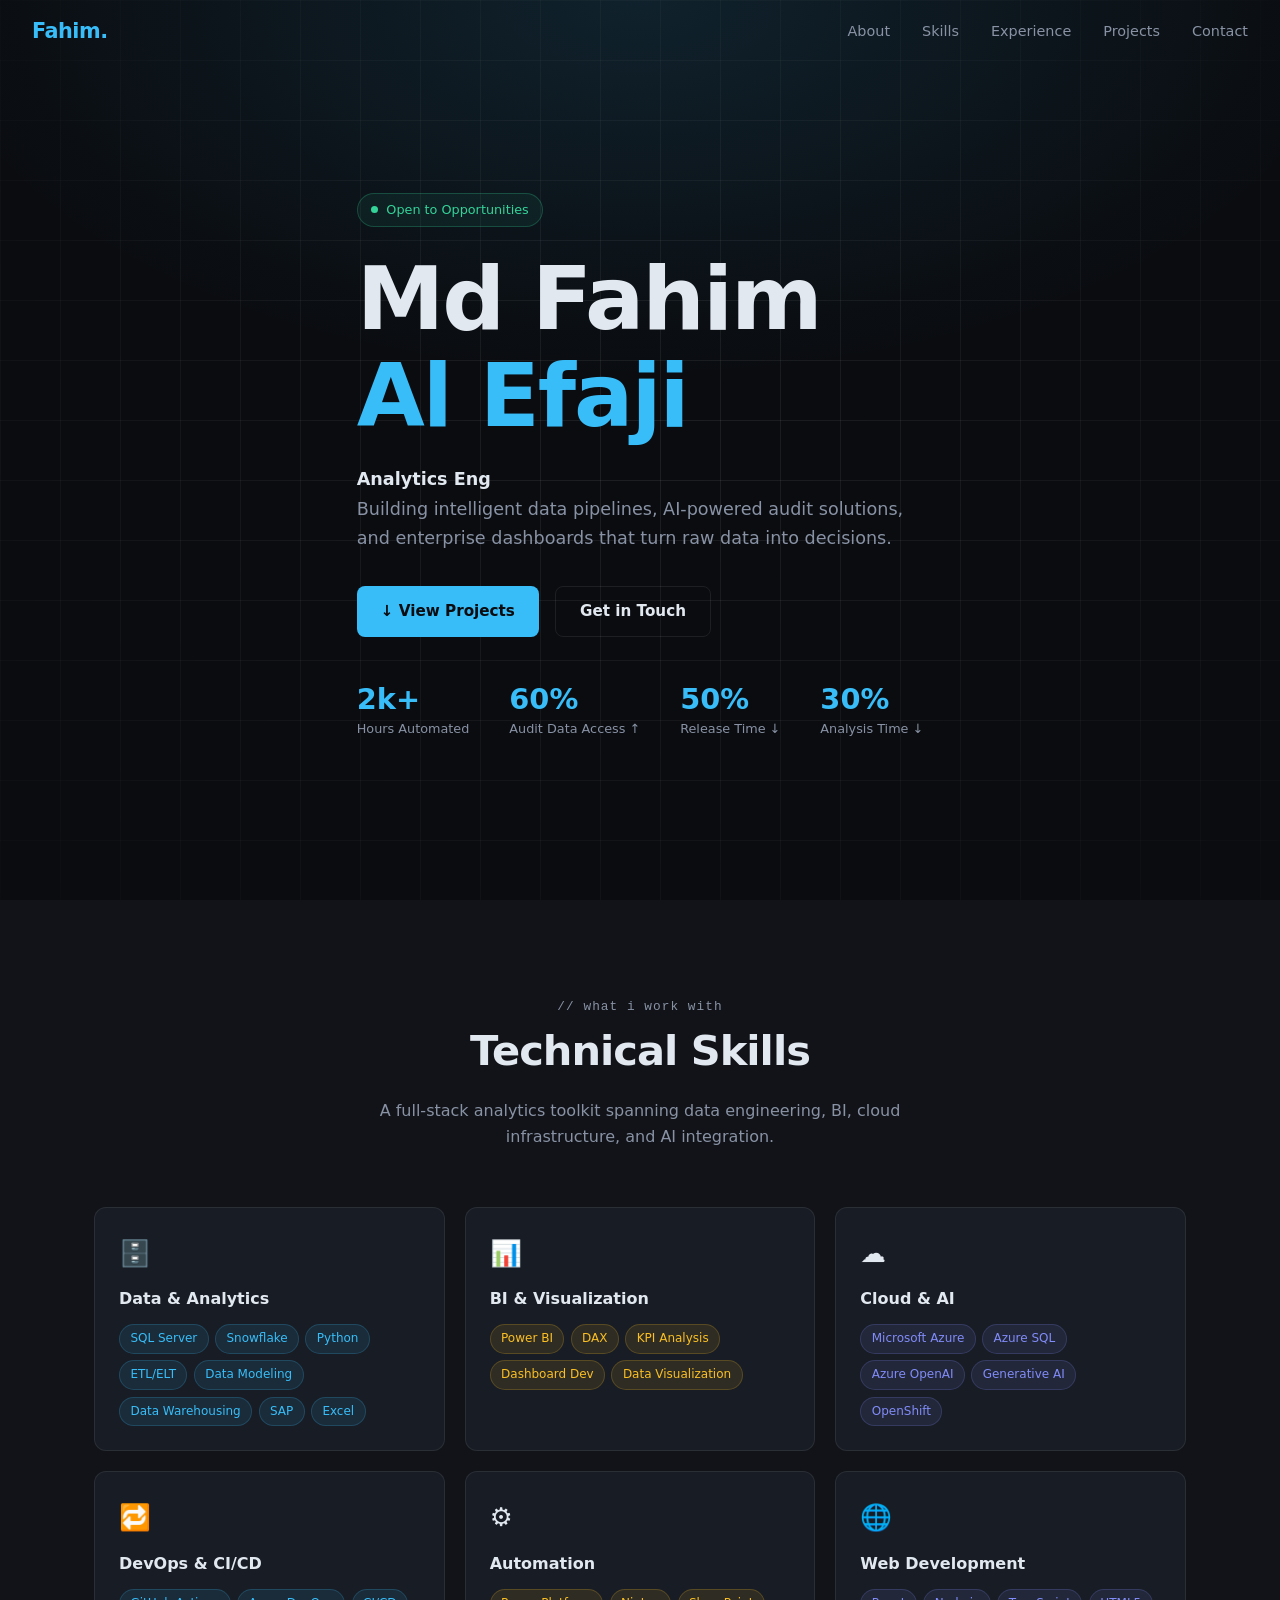
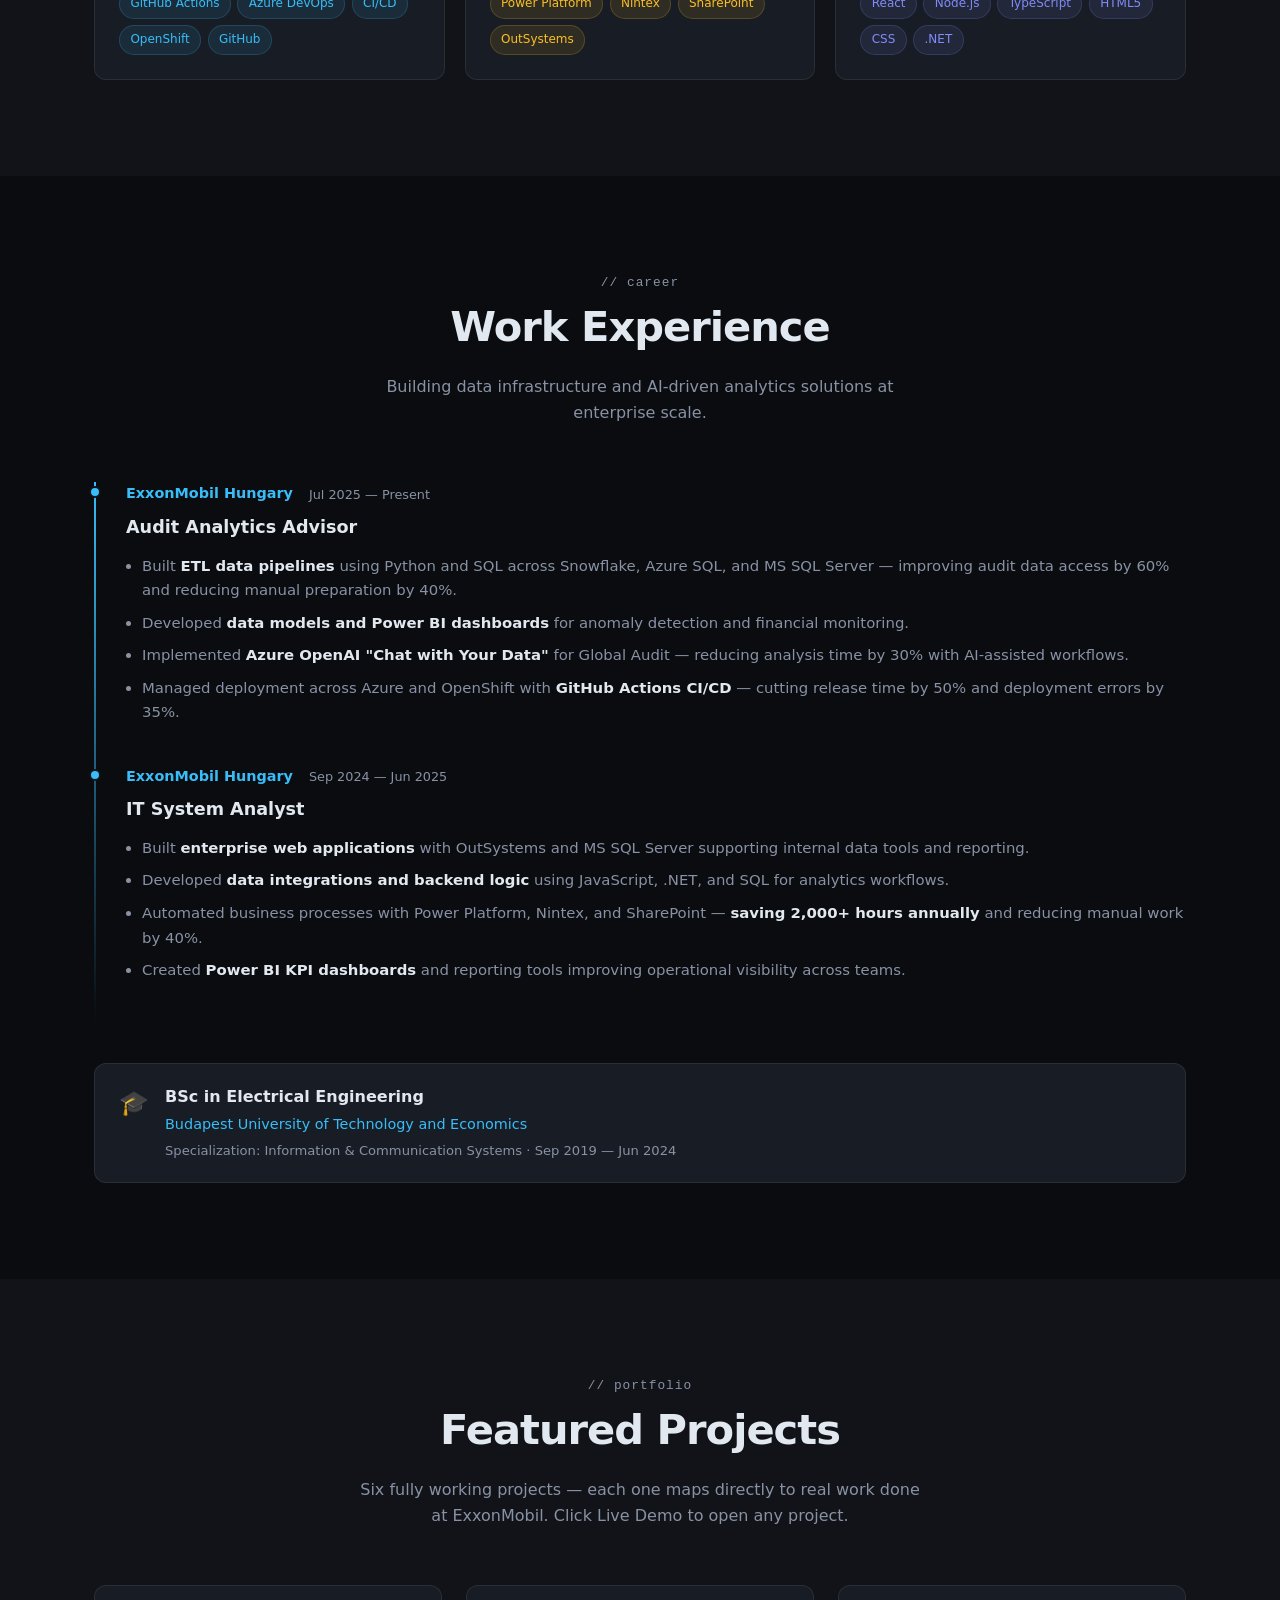
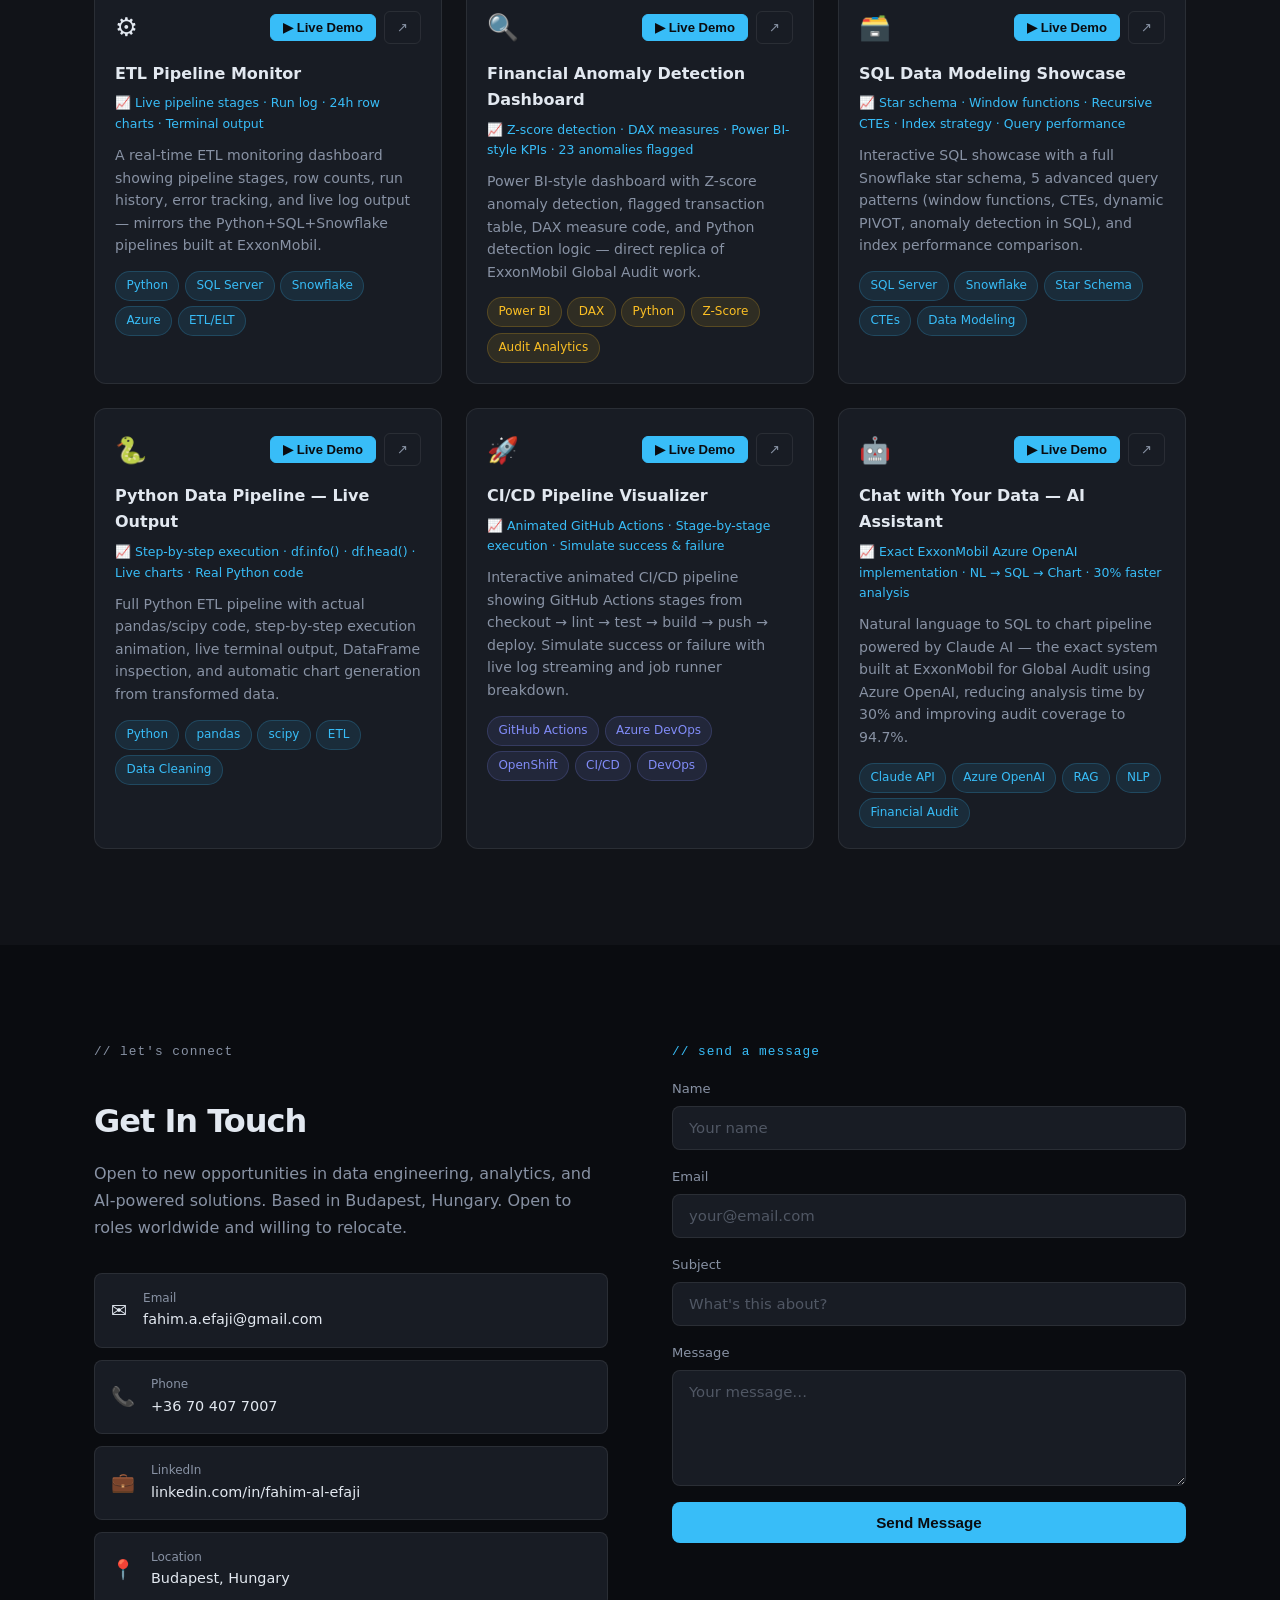
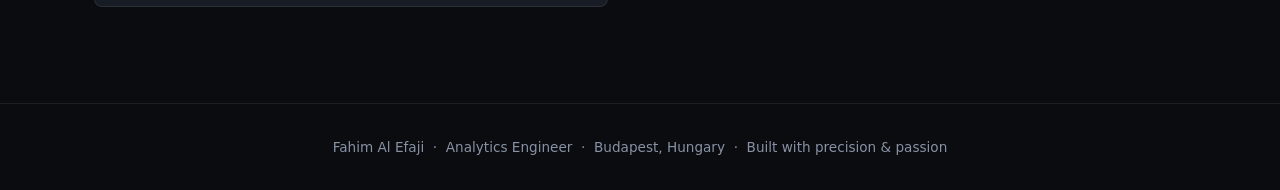
<file: index.html>
<!DOCTYPE html>
<html lang="en">
<head>
  <meta charset="UTF-8" />
  <meta name="viewport" content="width=device-width, initial-scale=1.0" />
  <title>Fahim Al Efaji — Analytics Engineer</title>
  <meta name="description" content="Analytics Engineer at ExxonMobil Hungary — building intelligent data pipelines, AI-powered audit solutions, and enterprise dashboards." />
  <meta property="og:title" content="Fahim Al Efaji — Analytics Engineer" />
  <meta property="og:description" content="Building intelligent data pipelines and AI-powered solutions." />
  <link rel="stylesheet" href="css/style.css" />
</head>
<body>

<!-- ╔══════════════════════════════════════════╗ -->
<!-- ║               NAVBAR                    ║ -->
<!-- ╚══════════════════════════════════════════╝ -->
<nav id="navbar">
  <span class="nav-logo">Fahim.</span>
  <ul class="nav-links">
    <li><a href="#about">About</a></li>
    <li><a href="#skills">Skills</a></li>
    <li><a href="#experience">Experience</a></li>
    <li><a href="#projects">Projects</a></li>
    <li><a href="#contact">Contact</a></li>
  </ul>
</nav>

<!-- ╔══════════════════════════════════════════╗ -->
<!-- ║               HERO                      ║ -->
<!-- ╚══════════════════════════════════════════╝ -->
<section id="about">
  <div class="hero-bg"></div>
  <div class="hero-grid"></div>
  <div class="container hero-content">
    <div class="hero-badge"><span class="badge-dot"></span>Open to Opportunities</div>
    <h1 class="hero-title">
      <span class="line">Md Fahim</span>
      <span class="line highlight">Al Efaji</span>
    </h1>
    <p class="hero-sub">
      <span id="typed-role">Analytics Engineer</span><br>
      Building intelligent data pipelines, AI-powered audit solutions, and enterprise dashboards that turn raw data into decisions.
    </p>
    <div class="hero-ctas">
      <a href="#projects" class="btn btn-primary">↓ View Projects</a>
      <a href="#contact" class="btn btn-outline">Get in Touch</a>
    </div>
    <div class="hero-stats">
      <div class="stat"><div class="stat-num">2k+</div><div class="stat-label">Hours Automated</div></div>
      <div class="stat"><div class="stat-num">60%</div><div class="stat-label">Audit Data Access ↑</div></div>
      <div class="stat"><div class="stat-num">50%</div><div class="stat-label">Release Time ↓</div></div>
      <div class="stat"><div class="stat-num">30%</div><div class="stat-label">Analysis Time ↓</div></div>
    </div>
  </div>
</section>

<!-- ╔══════════════════════════════════════════╗ -->
<!-- ║               SKILLS                    ║ -->
<!-- ╚══════════════════════════════════════════╝ -->
<section id="skills">
  <div class="container">
    <div class="section-header fade-up">
      <p class="section-tag">// what i work with</p>
      <h2>Technical Skills</h2>
      <p>A full-stack analytics toolkit spanning data engineering, BI, cloud infrastructure, and AI integration.</p>
    </div>
    <div class="skills-grid">
      <div class="skill-card fade-up">
        <div class="skill-icon">🗄️</div>
        <h3>Data &amp; Analytics</h3>
        <div class="skill-tags">
          <span class="tag">SQL Server</span><span class="tag">Snowflake</span>
          <span class="tag">Python</span><span class="tag">ETL/ELT</span>
          <span class="tag">Data Modeling</span><span class="tag">Data Warehousing</span>
          <span class="tag">SAP</span><span class="tag">Excel</span>
        </div>
      </div>
      <div class="skill-card fade-up">
        <div class="skill-icon">📊</div>
        <h3>BI &amp; Visualization</h3>
        <div class="skill-tags">
          <span class="tag warn">Power BI</span><span class="tag warn">DAX</span>
          <span class="tag warn">KPI Analysis</span><span class="tag warn">Dashboard Dev</span>
          <span class="tag warn">Data Visualization</span>
        </div>
      </div>
      <div class="skill-card fade-up">
        <div class="skill-icon">☁️</div>
        <h3>Cloud &amp; AI</h3>
        <div class="skill-tags">
          <span class="tag purple">Microsoft Azure</span><span class="tag purple">Azure SQL</span>
          <span class="tag purple">Azure OpenAI</span><span class="tag purple">Generative AI</span>
          <span class="tag purple">OpenShift</span>
        </div>
      </div>
      <div class="skill-card fade-up">
        <div class="skill-icon">🔁</div>
        <h3>DevOps &amp; CI/CD</h3>
        <div class="skill-tags">
          <span class="tag">GitHub Actions</span><span class="tag">Azure DevOps</span>
          <span class="tag">CI/CD</span><span class="tag">OpenShift</span><span class="tag">GitHub</span>
        </div>
      </div>
      <div class="skill-card fade-up">
        <div class="skill-icon">⚙️</div>
        <h3>Automation</h3>
        <div class="skill-tags">
          <span class="tag warn">Power Platform</span><span class="tag warn">Nintex</span>
          <span class="tag warn">SharePoint</span><span class="tag warn">OutSystems</span>
        </div>
      </div>
      <div class="skill-card fade-up">
        <div class="skill-icon">🌐</div>
        <h3>Web Development</h3>
        <div class="skill-tags">
          <span class="tag purple">React</span><span class="tag purple">Node.js</span>
          <span class="tag purple">TypeScript</span><span class="tag purple">HTML5</span>
          <span class="tag purple">CSS</span><span class="tag purple">.NET</span>
        </div>
      </div>
    </div>
  </div>
</section>

<!-- ╔══════════════════════════════════════════╗ -->
<!-- ║             EXPERIENCE                  ║ -->
<!-- ╚══════════════════════════════════════════╝ -->
<section id="experience">
  <div class="container">
    <div class="section-header fade-up">
      <p class="section-tag">// career</p>
      <h2>Work Experience</h2>
      <p>Building data infrastructure and AI-driven analytics solutions at enterprise scale.</p>
    </div>
    <div class="timeline">
      <div class="timeline-item fade-up">
        <div class="timeline-dot"></div>
        <div class="timeline-meta">
          <span class="timeline-company">ExxonMobil Hungary</span>
          <span class="timeline-date">Jul 2025 — Present</span>
        </div>
        <h3>Audit Analytics Advisor</h3>
        <ul class="timeline-list">
          <li>Built <strong>ETL data pipelines</strong> using Python and SQL across Snowflake, Azure SQL, and MS SQL Server — improving audit data access by 60% and reducing manual preparation by 40%.</li>
          <li>Developed <strong>data models and Power BI dashboards</strong> for anomaly detection and financial monitoring.</li>
          <li>Implemented <strong>Azure OpenAI "Chat with Your Data"</strong> for Global Audit — reducing analysis time by 30% with AI-assisted workflows.</li>
          <li>Managed deployment across Azure and OpenShift with <strong>GitHub Actions CI/CD</strong> — cutting release time by 50% and deployment errors by 35%.</li>
        </ul>
      </div>
      <div class="timeline-item fade-up">
        <div class="timeline-dot"></div>
        <div class="timeline-meta">
          <span class="timeline-company">ExxonMobil Hungary</span>
          <span class="timeline-date">Sep 2024 — Jun 2025</span>
        </div>
        <h3>IT System Analyst</h3>
        <ul class="timeline-list">
          <li>Built <strong>enterprise web applications</strong> with OutSystems and MS SQL Server supporting internal data tools and reporting.</li>
          <li>Developed <strong>data integrations and backend logic</strong> using JavaScript, .NET, and SQL for analytics workflows.</li>
          <li>Automated business processes with Power Platform, Nintex, and SharePoint — <strong>saving 2,000+ hours annually</strong> and reducing manual work by 40%.</li>
          <li>Created <strong>Power BI KPI dashboards</strong> and reporting tools improving operational visibility across teams.</li>
        </ul>
      </div>
    </div>
    <div class="edu-card fade-up">
      <div class="edu-icon">🎓</div>
      <div class="edu-body">
        <div class="deg">BSc in Electrical Engineering</div>
        <div class="uni">Budapest University of Technology and Economics</div>
        <div class="period">Specialization: Information &amp; Communication Systems · Sep 2019 — Jun 2024</div>
      </div>
    </div>
  </div>
</section>

<!-- ╔══════════════════════════════════════════╗ -->
<!-- ║               PROJECTS                  ║ -->
<!-- ╚══════════════════════════════════════════╝ -->
<section id="projects">
  <div class="container">
    <div class="section-header fade-up">
      <p class="section-tag">// portfolio</p>
      <h2>Featured Projects</h2>
      <p>Six fully working projects — each one maps directly to real work done at ExxonMobil. Click Live Demo to open any project.</p>
    </div>
    <div class="projects-grid">

      <!-- Project 1: ETL Pipeline Monitor -->
      <div class="project-card fade-up">
        <div class="project-header">
          <span class="project-icon">⚙️</span>
          <div class="project-links">
            <button class="project-link primary" onclick="openDemo('projects/project1-etl-pipeline.html', 'ETL Pipeline Monitor')">▶ Live Demo</button>
            <a class="project-link" href="projects/project1-etl-pipeline.html" target="_blank">↗</a>
          </div>
        </div>
        <div class="project-body">
          <h3>ETL Pipeline Monitor</h3>
          <div class="project-metric">📈 Live pipeline stages · Run log · 24h row charts · Terminal output</div>
          <p>A real-time ETL monitoring dashboard showing pipeline stages, row counts, run history, error tracking, and live log output — mirrors the Python+SQL+Snowflake pipelines built at ExxonMobil.</p>
          <div class="project-tags">
            <span class="tag">Python</span><span class="tag">SQL Server</span>
            <span class="tag">Snowflake</span><span class="tag">Azure</span><span class="tag">ETL/ELT</span>
          </div>
        </div>
      </div>

      <!-- Project 2: Financial Anomaly Detection -->
      <div class="project-card fade-up">
        <div class="project-header">
          <span class="project-icon">🔍</span>
          <div class="project-links">
            <button class="project-link primary" onclick="openDemo('projects/project2-anomaly-dashboard.html', 'Financial Anomaly Detection Dashboard')">▶ Live Demo</button>
            <a class="project-link" href="projects/project2-anomaly-dashboard.html" target="_blank">↗</a>
          </div>
        </div>
        <div class="project-body">
          <h3>Financial Anomaly Detection Dashboard</h3>
          <div class="project-metric">📈 Z-score detection · DAX measures · Power BI-style KPIs · 23 anomalies flagged</div>
          <p>Power BI-style dashboard with Z-score anomaly detection, flagged transaction table, DAX measure code, and Python detection logic — direct replica of ExxonMobil Global Audit work.</p>
          <div class="project-tags">
            <span class="tag warn">Power BI</span><span class="tag warn">DAX</span>
            <span class="tag warn">Python</span><span class="tag warn">Z-Score</span><span class="tag warn">Audit Analytics</span>
          </div>
        </div>
      </div>

      <!-- Project 3: SQL Data Modeling -->
      <div class="project-card fade-up">
        <div class="project-header">
          <span class="project-icon">🗃️</span>
          <div class="project-links">
            <button class="project-link primary" onclick="openDemo('projects/project3-sql-modeling.html', 'SQL Data Modeling Showcase')">▶ Live Demo</button>
            <a class="project-link" href="projects/project3-sql-modeling.html" target="_blank">↗</a>
          </div>
        </div>
        <div class="project-body">
          <h3>SQL Data Modeling Showcase</h3>
          <div class="project-metric">📈 Star schema · Window functions · Recursive CTEs · Index strategy · Query performance</div>
          <p>Interactive SQL showcase with a full Snowflake star schema, 5 advanced query patterns (window functions, CTEs, dynamic PIVOT, anomaly detection in SQL), and index performance comparison.</p>
          <div class="project-tags">
            <span class="tag">SQL Server</span><span class="tag">Snowflake</span>
            <span class="tag">Star Schema</span><span class="tag">CTEs</span><span class="tag">Data Modeling</span>
          </div>
        </div>
      </div>

      <!-- Project 4: Python Data Pipeline -->
      <div class="project-card fade-up">
        <div class="project-header">
          <span class="project-icon">🐍</span>
          <div class="project-links">
            <button class="project-link primary" onclick="openDemo('projects/project4-python-pipeline.html', 'Python Data Pipeline — Live Output')">▶ Live Demo</button>
            <a class="project-link" href="projects/project4-python-pipeline.html" target="_blank">↗</a>
          </div>
        </div>
        <div class="project-body">
          <h3>Python Data Pipeline — Live Output</h3>
          <div class="project-metric">📈 Step-by-step execution · df.info() · df.head() · Live charts · Real Python code</div>
          <p>Full Python ETL pipeline with actual pandas/scipy code, step-by-step execution animation, live terminal output, DataFrame inspection, and automatic chart generation from transformed data.</p>
          <div class="project-tags">
            <span class="tag">Python</span><span class="tag">pandas</span>
            <span class="tag">scipy</span><span class="tag">ETL</span><span class="tag">Data Cleaning</span>
          </div>
        </div>
      </div>

      <!-- Project 5: CI/CD Pipeline Visualizer -->
      <div class="project-card fade-up">
        <div class="project-header">
          <span class="project-icon">🚀</span>
          <div class="project-links">
            <button class="project-link primary" onclick="openDemo('projects/project5-cicd-pipeline.html', 'CI/CD Pipeline Visualizer')">▶ Live Demo</button>
            <a class="project-link" href="projects/project5-cicd-pipeline.html" target="_blank">↗</a>
          </div>
        </div>
        <div class="project-body">
          <h3>CI/CD Pipeline Visualizer</h3>
          <div class="project-metric">📈 Animated GitHub Actions · Stage-by-stage execution · Simulate success &amp; failure</div>
          <p>Interactive animated CI/CD pipeline showing GitHub Actions stages from checkout → lint → test → build → push → deploy. Simulate success or failure with live log streaming and job runner breakdown.</p>
          <div class="project-tags">
            <span class="tag purple">GitHub Actions</span><span class="tag purple">Azure DevOps</span>
            <span class="tag purple">OpenShift</span><span class="tag purple">CI/CD</span><span class="tag purple">DevOps</span>
          </div>
        </div>
      </div>

      <!-- Project 6: AI Chat with Data -->
      <div class="project-card fade-up">
        <div class="project-header">
          <span class="project-icon">🤖</span>
          <div class="project-links">
            <button class="project-link primary" onclick="openDemo('projects/project6-ai-chat.html', 'Chat with Your Data — AI Assistant')">▶ Live Demo</button>
            <a class="project-link" href="projects/project6-ai-chat.html" target="_blank">↗</a>
          </div>
        </div>
        <div class="project-body">
          <h3>Chat with Your Data — AI Assistant</h3>
          <div class="project-metric">📈 Exact ExxonMobil Azure OpenAI implementation · NL → SQL → Chart · 30% faster analysis</div>
          <p>Natural language to SQL to chart pipeline powered by Claude AI — the exact system built at ExxonMobil for Global Audit using Azure OpenAI, reducing analysis time by 30% and improving audit coverage to 94.7%.</p>
          <div class="project-tags">
            <span class="tag">Claude API</span><span class="tag">Azure OpenAI</span>
            <span class="tag">RAG</span><span class="tag">NLP</span><span class="tag">Financial Audit</span>
          </div>
        </div>
      </div>

    </div>
  </div>
</section>

<!-- ╔══════════════════════════════════════════╗ -->
<!-- ║               CONTACT                   ║ -->
<!-- ╚══════════════════════════════════════════╝ -->
<section id="contact">
  <div class="container">
    <div class="contact-grid">
      <div class="contact-info fade-up">
        <p class="section-tag">// let's connect</p>
        <h2>Get In Touch</h2>
        <p>Open to new opportunities in data engineering, analytics, and AI-powered solutions. Based in Budapest, Hungary. Open to roles worldwide and willing to relocate.</p>
        <div class="contact-links">
          <!-- FIX: replaced Cloudflare-obfuscated href with real mailto -->
          <a class="contact-link" href="mailto:fahim.a.efaji@gmail.com">
            <span class="contact-link-icon">✉️</span>
            <div class="contact-link-body">
              <div class="contact-link-label">Email</div>
              <div class="contact-link-value">fahim.a.efaji@gmail.com</div>
            </div>
          </a>
          <a class="contact-link" href="tel:+36704077007">
            <span class="contact-link-icon">📞</span>
            <div class="contact-link-body">
              <div class="contact-link-label">Phone</div>
              <div class="contact-link-value">+36 70 407 7007</div>
            </div>
          </a>
          <a class="contact-link" href="https://www.linkedin.com/in/fahim-al-efaji" target="_blank" rel="noopener">
            <span class="contact-link-icon">💼</span>
            <div class="contact-link-body">
              <div class="contact-link-label">LinkedIn</div>
              <div class="contact-link-value">linkedin.com/in/fahim-al-efaji</div>
            </div>
          </a>
          <div class="contact-link" style="cursor:default">
            <span class="contact-link-icon">📍</span>
            <div class="contact-link-body">
              <div class="contact-link-label">Location</div>
              <div class="contact-link-value">Budapest, Hungary</div>
            </div>
          </div>
        </div>
      </div>

      <div class="fade-up">
        <p class="section-tag" style="margin-bottom:1rem">// send a message</p>
        <form id="contact-form" class="contact-form" autocomplete="off">
          <div class="form-group">
            <label for="name">Name</label>
            <input type="text" id="name" name="name" placeholder="Your name" required />
          </div>
          <div class="form-group">
            <label for="email">Email</label>
            <input type="email" id="email" name="email" placeholder="your@email.com" required />
          </div>
          <div class="form-group">
            <label for="subject">Subject</label>
            <input type="text" id="subject" name="subject" placeholder="What's this about?" required />
          </div>
          <div class="form-group">
            <label for="message">Message</label>
            <textarea id="message" name="message" rows="5" placeholder="Your message…" required></textarea>
          </div>
          <button type="submit" class="btn btn-primary" style="width:100%;justify-content:center">Send Message</button>
          <div id="form-status" class="form-status"></div>
        </form>
      </div>
    </div>
  </div>
</section>

<!-- ╔══════════════════════════════════════════╗ -->
<!-- ║               FOOTER                    ║ -->
<!-- ╚══════════════════════════════════════════╝ -->
<footer>
  <div class="container">
    Fahim Al Efaji &nbsp;·&nbsp; Analytics Engineer &nbsp;·&nbsp; Budapest, Hungary &nbsp;·&nbsp; Built with precision &amp; passion
  </div>
</footer>

<!-- ── Project Demo Modal ── -->
<!-- FIX: Complete modal with iframe (was truncated/missing) -->
<div id="demo-modal">
  <div class="modal-box">
    <div class="modal-header">
      <span class="modal-title" id="modal-title">Project Demo</span>
      <div style="display:flex;gap:.75rem;align-items:center">
        <a id="modal-newtab" href="#" target="_blank" rel="noopener" class="project-link" style="display:inline-block">↗ New Tab</a>
        <button class="modal-close" id="modal-close">✕ Close</button>
      </div>
    </div>
    <!-- FIX: this iframe was missing — it's what actually displays the project -->
    <iframe id="demo-iframe" src="" frameborder="0" allowfullscreen></iframe>
  </div>
</div>

<script src="js/main.js"></script>
</body>
</html>
</file>
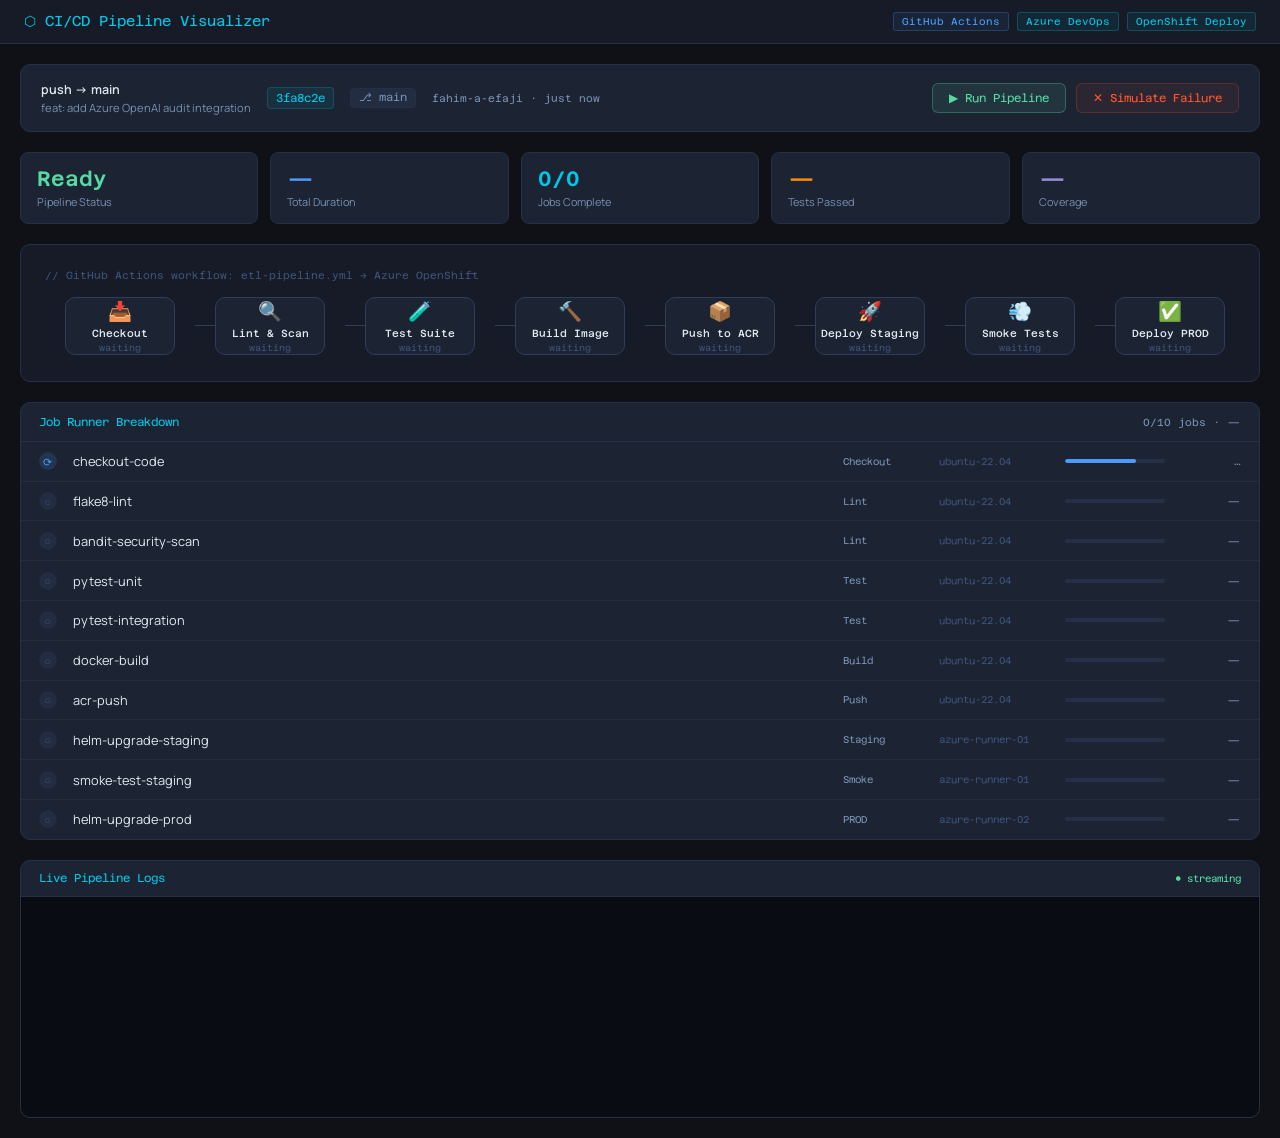
<file: projects/project5-cicd-pipeline.html>
<!DOCTYPE html>
<html lang="en">
<head>
<meta charset="UTF-8"/>
<meta name="viewport" content="width=device-width,initial-scale=1.0"/>
<title>CI/CD Pipeline Visualizer — Fahim Al Efaji</title>
<link href="https://fonts.googleapis.com/css2?family=Azeret+Mono:wght@400;500;600&family=Manrope:wght@400;500;600;700&display=swap" rel="stylesheet"/>
<style>
*,*::before,*::after{box-sizing:border-box;margin:0;padding:0}
:root{
  --bg:#0f1117;--s1:#161b27;--s2:#1c2333;--s3:#222d42;
  --border:#253048;--border2:#2e3d5a;
  --text:#e2e8f0;--muted:#7890b2;--muted2:#3d5278;
  --blue:#4c9aff;--green:#57d9a3;--red:#ff5630;
  --orange:#ff8b00;--purple:#998dd9;--cyan:#00c7e6;
  --yellow:#f8e71c;
  --mono:'Azeret Mono',monospace;--sans:'Manrope',sans-serif;
}
body{background:var(--bg);color:var(--text);font-family:var(--sans);font-size:14px;min-height:100vh;overflow-x:hidden}

/* Header */
.header{
  background:var(--s1);border-bottom:1px solid var(--border);
  padding:.75rem 1.5rem;display:flex;align-items:center;justify-content:space-between;
}
.logo{font-family:var(--mono);font-size:.9rem;color:var(--cyan)}
.hbadges{display:flex;gap:.5rem}
.hb{font-family:var(--mono);font-size:.63rem;padding:.18rem .5rem;border-radius:3px;border:1px solid}
.hb.gh{background:rgba(76,154,255,.07);border-color:rgba(76,154,255,.25);color:var(--blue)}
.hb.az{background:rgba(0,199,230,.07);border-color:rgba(0,199,230,.25);color:var(--cyan)}

/* Main */
.main{padding:1.25rem;max-width:1300px;margin:0 auto;display:flex;flex-direction:column;gap:1.25rem}

/* Trigger bar */
.trigger-bar{
  background:var(--s2);border:1px solid var(--border);border-radius:10px;
  padding:1rem 1.25rem;display:flex;align-items:center;justify-content:space-between;
}
.trigger-info{display:flex;align-items:center;gap:1rem}
.commit-hash{font-family:var(--mono);font-size:.72rem;color:var(--cyan);background:rgba(0,199,230,.08);border:1px solid rgba(0,199,230,.2);border-radius:4px;padding:.2rem .5rem}
.branch-badge{font-family:var(--mono);font-size:.7rem;color:var(--muted);background:var(--s3);border:1px solid var(--border);border-radius:4px;padding:.18rem .5rem}
.trigger-btns{display:flex;gap:.6rem}
.tbtn{font-family:var(--mono);font-size:.72rem;padding:.42rem 1rem;border-radius:6px;cursor:pointer;border:1px solid;transition:all .2s}
.tbtn.primary{background:rgba(87,217,163,.1);border-color:rgba(87,217,163,.3);color:var(--green)}
.tbtn.primary:hover{background:rgba(87,217,163,.2)}
.tbtn.danger{background:rgba(255,86,48,.07);border-color:rgba(255,86,48,.2);color:var(--red)}

/* Pipeline canvas */
.pipeline-canvas{
  background:var(--s1);border:1px solid var(--border);border-radius:10px;
  padding:1.5rem;position:relative;overflow-x:auto;
}
.pipeline-track{display:flex;align-items:flex-start;gap:0;min-width:900px}

/* Stage */
.stage{position:relative;display:flex;flex-direction:column;align-items:center;min-width:150px}
.stage-connector{
  position:absolute;top:28px;left:100%;width:calc(100% - 80px);
  height:1px;background:var(--border2);z-index:0;
  transition:background .4s;
}
.stage-connector.active{background:var(--green);box-shadow:0 0 8px rgba(87,217,163,.4)}
.stage-connector.running{background:var(--blue)}
.stage-connector.failed{background:var(--red)}
.stage:last-child .stage-connector{display:none}

.stage-box{
  width:110px;height:58px;border-radius:10px;border:1px solid var(--border2);
  background:var(--s2);display:flex;flex-direction:column;align-items:center;
  justify-content:center;cursor:pointer;transition:all .25s;position:relative;
  overflow:hidden;z-index:1;
}
.stage-box::before{
  content:'';position:absolute;inset:0;opacity:0;
  transition:opacity .3s;
}
.stage-box:hover{transform:translateY(-2px);border-color:var(--border)}
.stage-box.idle{}
.stage-box.running{border-color:var(--blue);background:rgba(76,154,255,.06)}
.stage-box.running::before{background:linear-gradient(90deg,transparent,rgba(76,154,255,.12),transparent);opacity:1;animation:shimmer 1.2s infinite}
.stage-box.success{border-color:rgba(87,217,163,.4);background:rgba(87,217,163,.05)}
.stage-box.failed{border-color:rgba(255,86,48,.4);background:rgba(255,86,48,.05)}
.stage-box.skipped{opacity:.45}
@keyframes shimmer{0%{transform:translateX(-100%)}100%{transform:translateX(200%)}}

.stage-icon{font-size:1.2rem;margin-bottom:.2rem}
.stage-name{font-family:var(--mono);font-size:.65rem;font-weight:500;text-align:center}
.stage-status{font-family:var(--mono);font-size:.58rem;margin-top:.15rem}
.stage-status.ok{color:var(--green)}
.stage-status.run{color:var(--blue)}
.stage-status.fail{color:var(--red)}
.stage-status.idle{color:var(--muted2)}

.stage-label{font-family:var(--mono);font-size:.6rem;color:var(--muted2);margin-top:.4rem;text-align:center}
.stage-dur{font-family:var(--mono);font-size:.62rem;color:var(--muted);margin-top:.15rem}

/* Jobs breakdown */
.jobs-panel{
  background:var(--s2);border:1px solid var(--border);border-radius:10px;
  overflow:hidden;
}
.jp-header{padding:.75rem 1.1rem;border-bottom:1px solid var(--border);display:flex;align-items:center;justify-content:space-between}
.jp-title{font-family:var(--mono);font-size:.72rem;color:var(--cyan)}
.jp-meta{font-family:var(--mono);font-size:.65rem;color:var(--muted)}
.job-item{
  display:flex;align-items:center;gap:1rem;padding:.65rem 1.1rem;
  border-bottom:1px solid rgba(255,255,255,.04);
}
.job-item:last-child{border-bottom:none}
.job-item:hover{background:rgba(255,255,255,.02)}
.ji-icon{width:18px;height:18px;border-radius:50%;display:flex;align-items:center;justify-content:center;font-size:.7rem;flex-shrink:0}
.ji-icon.ok{background:rgba(87,217,163,.15);color:var(--green)}
.ji-icon.run{background:rgba(76,154,255,.15);color:var(--blue)}
.ji-icon.fail{background:rgba(255,86,48,.15);color:var(--red)}
.ji-icon.idle{background:var(--s3);color:var(--muted2)}
.ji-name{font-size:.8rem;flex:1}
.ji-stage{font-family:var(--mono);font-size:.62rem;color:var(--muted);width:80px}
.ji-runner{font-family:var(--mono);font-size:.62rem;color:var(--muted2);width:110px}
.ji-dur{font-family:var(--mono);font-size:.65rem;color:var(--muted);width:60px;text-align:right}
.progress-wrap{width:100px;height:4px;background:var(--border);border-radius:2px;overflow:hidden}
.progress-fill{height:100%;border-radius:2px;transition:width 1s}

/* Logs panel */
.logs-panel{background:var(--s2);border:1px solid var(--border);border-radius:10px;overflow:hidden}
.lp-header{padding:.65rem 1.1rem;border-bottom:1px solid var(--border);display:flex;align-items:center;justify-content:space-between}
.lp-title{font-family:var(--mono);font-size:.72rem;color:var(--cyan)}
.log-terminal{
  background:#090c12;padding:1rem;font-family:var(--mono);
  font-size:.7rem;line-height:1.75;height:220px;overflow-y:auto;
}
.ll{display:flex;gap:.75rem;padding:.06rem 0}
.ll-ts{color:var(--muted2);flex-shrink:0;font-size:.62rem}
.ll-stage{font-size:.62rem;padding:.04rem .3rem;border-radius:2px;flex-shrink:0}
.ll-stage.build{background:rgba(76,154,255,.15);color:var(--blue)}
.ll-stage.test{background:rgba(153,141,217,.15);color:var(--purple)}
.ll-stage.deploy{background:rgba(87,217,163,.15);color:var(--green)}
.ll-stage.scan{background:rgba(255,139,0,.15);color:var(--orange)}
.ll-msg{color:var(--muted)}
.ll-msg .hl{color:var(--text)}
.ll-msg .ok{color:var(--green)}
.ll-msg .err{color:var(--red)}
.ll-msg .warn{color:var(--orange)}

/* Summary row */
.summary-row{display:grid;grid-template-columns:repeat(5,1fr);gap:.75rem}
.sm{background:var(--s2);border:1px solid var(--border);border-radius:8px;padding:.85rem 1rem}
.sm-val{font-family:var(--mono);font-size:1.3rem;font-weight:600}
.sm-lbl{font-size:.68rem;color:var(--muted);margin-top:.2rem}

::-webkit-scrollbar{width:4px;height:4px}::-webkit-scrollbar-thumb{background:var(--border2);border-radius:4px}
</style>
</head>
<body>

<div class="header">
  <div class="logo">⬡ CI/CD Pipeline Visualizer</div>
  <div class="hbadges">
    <span class="hb gh">GitHub Actions</span>
    <span class="hb az">Azure DevOps</span>
    <span class="hb az">OpenShift Deploy</span>
  </div>
</div>

<div class="main">

  <!-- Trigger bar -->
  <div class="trigger-bar">
    <div class="trigger-info">
      <div>
        <div style="font-size:.78rem;font-weight:600">push → main</div>
        <div style="font-size:.7rem;color:var(--muted);margin-top:.15rem">feat: add Azure OpenAI audit integration</div>
      </div>
      <div class="commit-hash">3fa8c2e</div>
      <div class="branch-badge">⎇ main</div>
      <div style="font-family:var(--mono);font-size:.65rem;color:var(--muted)">fahim-a-efaji · just now</div>
    </div>
    <div class="trigger-btns">
      <button class="tbtn primary" onclick="startPipeline()">▶ Run Pipeline</button>
      <button class="tbtn danger" onclick="failPipeline()">✕ Simulate Failure</button>
    </div>
  </div>

  <!-- Summary -->
  <div class="summary-row">
    <div class="sm"><div class="sm-val" style="color:var(--green)" id="sm-status">Ready</div><div class="sm-lbl">Pipeline Status</div></div>
    <div class="sm"><div class="sm-val" style="color:var(--blue)" id="sm-dur">—</div><div class="sm-lbl">Total Duration</div></div>
    <div class="sm"><div class="sm-val" style="color:var(--cyan)" id="sm-jobs">0/0</div><div class="sm-lbl">Jobs Complete</div></div>
    <div class="sm"><div class="sm-val" style="color:var(--orange)" id="sm-tests">—</div><div class="sm-lbl">Tests Passed</div></div>
    <div class="sm"><div class="sm-val" style="color:var(--purple)" id="sm-cov">—</div><div class="sm-lbl">Coverage</div></div>
  </div>

  <!-- Pipeline canvas -->
  <div class="pipeline-canvas">
    <div style="font-family:var(--mono);font-size:.65rem;color:var(--muted2);margin-bottom:1rem">// GitHub Actions workflow: etl-pipeline.yml → Azure OpenShift</div>
    <div class="pipeline-track" id="pipeline-track"></div>
  </div>

  <!-- Jobs breakdown -->
  <div class="jobs-panel">
    <div class="jp-header">
      <div class="jp-title">Job Runner Breakdown</div>
      <div class="jp-meta" id="jp-meta">Waiting for run…</div>
    </div>
    <div id="jobs-list"></div>
  </div>

  <!-- Logs -->
  <div class="logs-panel">
    <div class="lp-header">
      <div class="lp-title">Live Pipeline Logs</div>
      <span style="font-family:var(--mono);font-size:.62rem;color:var(--green)">● streaming</span>
    </div>
    <div class="log-terminal" id="log-terminal"></div>
  </div>

</div>

<script>
const STAGES=[
  {id:'checkout',   icon:'📥', name:'Checkout',    dur:'12s',  runner:'ubuntu-22.04'},
  {id:'lint',       icon:'🔍', name:'Lint & Scan',  dur:'28s',  runner:'ubuntu-22.04'},
  {id:'test',       icon:'🧪', name:'Test Suite',   dur:'1m 42s',runner:'ubuntu-22.04'},
  {id:'build',      icon:'🔨', name:'Build Image',  dur:'2m 08s',runner:'ubuntu-22.04'},
  {id:'push',       icon:'📦', name:'Push to ACR',  dur:'34s',  runner:'ubuntu-22.04'},
  {id:'deploy-stg', icon:'🚀', name:'Deploy Staging',dur:'1m 12s',runner:'azure-runner'},
  {id:'smoke',      icon:'💨', name:'Smoke Tests',  dur:'45s',  runner:'azure-runner'},
  {id:'deploy-prd', icon:'✅', name:'Deploy PROD',  dur:'1m 28s',runner:'azure-runner'},
];

const JOBS=[
  {name:'checkout-code',          stage:'Checkout',    runner:'ubuntu-22.04',    dur:'12s',  progress:100},
  {name:'flake8-lint',            stage:'Lint',        runner:'ubuntu-22.04',    dur:'14s',  progress:100},
  {name:'bandit-security-scan',   stage:'Lint',        runner:'ubuntu-22.04',    dur:'28s',  progress:100},
  {name:'pytest-unit',            stage:'Test',        runner:'ubuntu-22.04',    dur:'54s',  progress:100},
  {name:'pytest-integration',     stage:'Test',        runner:'ubuntu-22.04',    dur:'1m 42s',progress:100},
  {name:'docker-build',           stage:'Build',       runner:'ubuntu-22.04',    dur:'2m 08s',progress:100},
  {name:'acr-push',               stage:'Push',        runner:'ubuntu-22.04',    dur:'34s',  progress:100},
  {name:'helm-upgrade-staging',   stage:'Staging',     runner:'azure-runner-01', dur:'1m 12s',progress:100},
  {name:'smoke-test-staging',     stage:'Smoke',       runner:'azure-runner-01', dur:'45s',  progress:100},
  {name:'helm-upgrade-prod',      stage:'PROD',        runner:'azure-runner-02', dur:'1m 28s',progress:100},
];

const LOG_LINES=[
  {stage:'build',msg:'Setting up Python 3.11 environment'},
  {stage:'build',msg:'Installing dependencies from requirements.txt (<hl>127 packages</hl>)'},
  {stage:'scan', msg:'Running Bandit security scan…'},
  {stage:'scan', msg:'<ok>No critical vulnerabilities found</ok>'},
  {stage:'test', msg:'Collected <hl>284 pytest tests</hl> across 12 modules'},
  {stage:'test', msg:'<ok>284/284 tests passed</ok> — duration: 54.2s'},
  {stage:'test', msg:'Coverage report: <hl>87.4%</hl> (threshold: 80%)'},
  {stage:'build',msg:'Building Docker image: etl-pipeline:3fa8c2e'},
  {stage:'build',msg:'Layer cache hit: 8/12 layers — fast build'},
  {stage:'build',msg:'<ok>Image built</ok> — size: 842MB (compressed: 312MB)'},
  {stage:'build',msg:'Pushing to Azure Container Registry: prodacr.azurecr.io'},
  {stage:'deploy',msg:'helm upgrade etl-pipeline ./charts/etl --namespace audit'},
  {stage:'deploy',msg:'Waiting for rollout: deployment/etl-pipeline-api…'},
  {stage:'deploy',msg:'<ok>Rollout complete</ok> — 3/3 pods running'},
  {stage:'test', msg:'Running smoke tests against staging.exxon-audit.internal'},
  {stage:'test', msg:'<ok>Smoke tests passed</ok> — API responding ✓'},
  {stage:'deploy',msg:'Promoting to PROD: helm upgrade etl-pipeline --namespace prod'},
  {stage:'deploy',msg:'<ok>PROD deployment complete</ok> — 5/5 pods healthy'},
  {stage:'build',msg:'<ok>✓ Pipeline complete — total: 8m 29s</ok>'},
];

let running=false;
let failMode=false;
let stageIdx=0;
let logIdx=0;
let startTs=null;
let timerInterval=null;
let logInterval=null;

function renderStages(states={}){
  const track=document.getElementById('pipeline-track');
  track.innerHTML='';
  STAGES.forEach((s,i)=>{
    const state=states[s.id]||'idle';
    const dur=state==='success'?s.dur:'—';
    const statusText={idle:'waiting',running:'running…',success:'✓ '+s.dur,failed:'✗ failed',skipped:'skipped'}[state];
    const statusClass={idle:'idle',running:'run',success:'ok',failed:'fail',skipped:'idle'}[state];
    const connClass={idle:'',running:'running',success:'active',failed:'failed'}[states[STAGES[i+1]?.id]||''||state]==='active'?'active':state==='success'?'active':state==='failed'?'failed':state==='running'?'running':'';

    const el=document.createElement('div');
    el.className='stage';
    el.innerHTML=`
      <div class="stage-box ${state}" onclick="showStageLog('${s.id}')">
        <div class="stage-icon">${s.icon}</div>
        <div class="stage-name">${s.name}</div>
        <div class="stage-status ${statusClass}">${statusText}</div>
      </div>
      <div class="stage-dur">${state==='success'?s.dur:state==='running'?'…':''}</div>
      <div class="stage-connector ${state==='success'?'active':state==='running'?'running':state==='failed'?'failed':''}"></div>
    `;
    track.appendChild(el);
  });
}

function renderJobs(completedIdx=-1,failIdx=-1){
  const list=document.getElementById('jobs-list');
  list.innerHTML=JOBS.map((j,i)=>{
    let status='idle';
    if(i<=completedIdx&&i!==failIdx)status='ok';
    else if(i===completedIdx+1)status='run';
    else if(i===failIdx)status='fail';
    const icons={ok:'✓',run:'⟳',fail:'✗',idle:'○'};
    const prog=status==='ok'?j.progress:status==='run'?Math.floor(Math.random()*60+20):0;
    return`<div class="job-item">
      <div class="ji-icon ${status}">${icons[status]}</div>
      <div class="ji-name">${j.name}</div>
      <div class="ji-stage" style="font-size:.62rem;color:var(--muted)">${j.stage}</div>
      <div class="ji-runner">${j.runner}</div>
      <div class="progress-wrap"><div class="progress-fill" style="width:${prog}%;background:${status==='ok'?'var(--green)':status==='run'?'var(--blue)':status==='fail'?'var(--red)':'var(--muted2)'}"></div></div>
      <div class="ji-dur">${status==='ok'?j.dur:status==='run'?'…':'—'}</div>
    </div>`;
  }).join('');
  document.getElementById('jp-meta').textContent=`${Math.max(0,completedIdx+1)}/${JOBS.length} jobs · ${JOBS.slice(0,Math.max(0,completedIdx+1)).map(j=>j.runner).filter((v,i,a)=>a.indexOf(v)===i).join(', ')||'—'}`;
}

const terminal=document.getElementById('log-terminal');
function addLog(entry){
  const now=new Date().toLocaleTimeString('en-GB',{hour12:false});
  const line=document.createElement('div');
  line.className='ll';
  const stageMap={build:'build',scan:'scan',test:'test',deploy:'deploy'};
  const sc=stageMap[entry.stage]||'build';
  line.innerHTML=`<span class="ll-ts">${now}</span><span class="ll-stage ${sc}">${entry.stage}</span><span class="ll-msg">${entry.msg.replace(/<hl>(.*?)<\/hl>/g,'<span class="hl">$1</span>').replace(/<ok>(.*?)<\/ok>/g,'<span class="ok">$1</span>').replace(/<warn>(.*?)<\/warn>/g,'<span class="warn">$1</span>')}</span>`;
  terminal.appendChild(line);
  terminal.scrollTop=terminal.scrollHeight;
}

function updateTimer(){
  if(!startTs)return;
  const elapsed=Math.floor((Date.now()-startTs)/1000);
  const m=Math.floor(elapsed/60),s=elapsed%60;
  document.getElementById('sm-dur').textContent=m>0?m+'m '+s+'s':s+'s';
}

function startPipeline(fail=false){
  if(running)return;
  running=true;
  failMode=fail;
  stageIdx=0;
  logIdx=0;
  startTs=Date.now();
  terminal.innerHTML='';
  renderStages({});
  renderJobs(-1);
  document.getElementById('sm-status').textContent='Running';
  document.getElementById('sm-status').style.color='var(--blue)';
  document.getElementById('sm-jobs').textContent='0/'+STAGES.length;
  document.getElementById('sm-tests').textContent='—';
  document.getElementById('sm-cov').textContent='—';
  if(timerInterval)clearInterval(timerInterval);
  timerInterval=setInterval(updateTimer,1000);
  runStage();
  logInterval=setInterval(()=>{
    if(logIdx<LOG_LINES.length){addLog(LOG_LINES[logIdx++]);}
  },900);
}

function failPipeline(){startPipeline(true);}

function runStage(){
  if(stageIdx>=STAGES.length){
    finishPipeline();return;
  }
  const FAIL_AT=3;
  if(failMode&&stageIdx===FAIL_AT){
    const states={};
    STAGES.slice(0,FAIL_AT).forEach(s=>states[s.id]='success');
    states[STAGES[FAIL_AT].id]='failed';
    renderStages(states);
    renderJobs(FAIL_AT-1);
    document.getElementById('sm-status').textContent='Failed';
    document.getElementById('sm-status').style.color='var(--red)';
    document.getElementById('sm-jobs').textContent=FAIL_AT+'/'+STAGES.length;
    clearInterval(timerInterval);
    clearInterval(logInterval);
    addLog({stage:'test',msg:'<span class="err">✗ 3 tests failed — pytest-integration::test_snowflake_connection</span>'});
    addLog({stage:'test',msg:'<span class="err">Pipeline aborted at Test stage</span>'});
    running=false;return;
  }
  const states={};
  STAGES.slice(0,stageIdx).forEach(s=>states[s.id]='success');
  states[STAGES[stageIdx].id]='running';
  renderStages(states);
  renderJobs(stageIdx-1);
  document.getElementById('sm-jobs').textContent=stageIdx+'/'+STAGES.length;
  const dur=[1200,1800,2500,2200,1400,1800,1600,2100][stageIdx]||1500;
  setTimeout(()=>{
    stageIdx++;
    runStage();
  },dur);
}

function finishPipeline(){
  const states={};
  STAGES.forEach(s=>states[s.id]='success');
  renderStages(states);
  renderJobs(JOBS.length-1);
  document.getElementById('sm-status').textContent='Passed ✓';
  document.getElementById('sm-status').style.color='var(--green)';
  document.getElementById('sm-jobs').textContent=STAGES.length+'/'+STAGES.length;
  document.getElementById('sm-tests').textContent='284/284';
  document.getElementById('sm-cov').textContent='87.4%';
  clearInterval(timerInterval);
  clearInterval(logInterval);
  running=false;
}

function showStageLog(id){
  addLog({stage:'build',msg:`Showing logs for stage: <span class="hl">${id}</span>`});
}

// Init
renderStages({});
renderJobs(-1);
</script>
</body>
</html>
</file>
<file: css/style.css>
/* ============================================================
   style.css — Fahim Al Efaji Portfolio
   KEY FIX: .fade-up starts at opacity:0. Without .visible being
   added by IntersectionObserver (main.js), nothing shows.
   ============================================================ */

/* ── Reset & base ─────────────────────────────────────────── */
*, *::before, *::after { box-sizing: border-box; margin: 0; padding: 0; }

:root {
  --bg:        #0a0c10;
  --bg2:       #111318;
  --bg3:       #181c24;
  --border:    rgba(255,255,255,.08);
  --text:      #e2e8f0;
  --muted:     #8892a4;
  --accent:    #38bdf8;
  --accent2:   #818cf8;
  --warn:      #fbbf24;
  --green:     #34d399;
  --red:       #f87171;
  --radius:    12px;
  --radius-sm: 8px;
  --shadow:    0 4px 32px rgba(0,0,0,.45);
  --transition: .3s ease;
}

html { scroll-behavior: smooth; }

body {
  font-family: 'Segoe UI', system-ui, -apple-system, sans-serif;
  background: var(--bg);
  color: var(--text);
  line-height: 1.65;
  overflow-x: hidden;
}

a { color: inherit; text-decoration: none; }
img { max-width: 100%; display: block; }
ul { list-style: none; }

.container {
  max-width: 1140px;
  margin: 0 auto;
  padding: 0 1.5rem;
}

/* ── FADE-UP ANIMATION ────────────────────────────────────────
   FIX: This is the critical block. .fade-up elements are hidden
   until IntersectionObserver adds .visible.                    */
.fade-up {
  opacity: 0;
  transform: translateY(28px);
  transition: opacity .6s ease, transform .6s ease;
}
.fade-up.visible {
  opacity: 1;
  transform: translateY(0);
}

/* Stagger children in grids */
.skills-grid .fade-up:nth-child(2)  { transition-delay: .08s; }
.skills-grid .fade-up:nth-child(3)  { transition-delay: .16s; }
.skills-grid .fade-up:nth-child(4)  { transition-delay: .24s; }
.skills-grid .fade-up:nth-child(5)  { transition-delay: .32s; }
.skills-grid .fade-up:nth-child(6)  { transition-delay: .40s; }
.projects-grid .fade-up:nth-child(2) { transition-delay: .08s; }
.projects-grid .fade-up:nth-child(3) { transition-delay: .16s; }
.projects-grid .fade-up:nth-child(4) { transition-delay: .24s; }
.projects-grid .fade-up:nth-child(5) { transition-delay: .32s; }
.projects-grid .fade-up:nth-child(6) { transition-delay: .40s; }

/* ── NAVBAR ─────────────────────────────────────────────────── */
#navbar {
  position: fixed;
  top: 0; left: 0; right: 0;
  z-index: 100;
  display: flex;
  align-items: center;
  justify-content: space-between;
  padding: .9rem 2rem;
  background: transparent;
  transition: background var(--transition), backdrop-filter var(--transition), box-shadow var(--transition);
}
#navbar.scrolled {
  background: rgba(10,12,16,.9);
  backdrop-filter: blur(12px);
  box-shadow: 0 1px 0 var(--border);
}
.nav-logo {
  font-size: 1.3rem;
  font-weight: 700;
  color: var(--accent);
  letter-spacing: -.5px;
}
.nav-links {
  display: flex;
  gap: 2rem;
}
.nav-links a {
  font-size: .9rem;
  color: var(--muted);
  transition: color var(--transition);
}
.nav-links a:hover { color: var(--text); }

/* ── HERO ───────────────────────────────────────────────────── */
#about {
  position: relative;
  min-height: 100vh;
  display: flex;
  align-items: center;
  padding: 6rem 0 4rem;
  overflow: hidden;
}
.hero-bg {
  position: absolute;
  inset: 0;
  background: radial-gradient(ellipse 80% 60% at 50% 0%, rgba(56,189,248,.12) 0%, transparent 70%);
  pointer-events: none;
}
.hero-grid {
  position: absolute;
  inset: 0;
  background-image:
    linear-gradient(var(--border) 1px, transparent 1px),
    linear-gradient(90deg, var(--border) 1px, transparent 1px);
  background-size: 60px 60px;
  mask-image: radial-gradient(ellipse 80% 80% at 50% 50%, black, transparent);
  pointer-events: none;
}
.hero-content { position: relative; z-index: 1; }

.hero-badge {
  display: inline-flex;
  align-items: center;
  gap: .5rem;
  font-size: .8rem;
  color: var(--green);
  border: 1px solid rgba(52,211,153,.25);
  background: rgba(52,211,153,.07);
  padding: .35rem .85rem;
  border-radius: 99px;
  margin-bottom: 1.5rem;
}
.badge-dot {
  width: 7px; height: 7px;
  border-radius: 50%;
  background: var(--green);
  animation: pulse 2s infinite;
}
@keyframes pulse {
  0%,100% { opacity:1; transform:scale(1); }
  50%      { opacity:.4; transform:scale(1.4); }
}

.hero-title {
  font-size: clamp(2.8rem, 7vw, 5.5rem);
  font-weight: 800;
  line-height: 1.1;
  letter-spacing: -2px;
  margin-bottom: 1.25rem;
}
.hero-title .line { display: block; }
.hero-title .highlight { color: var(--accent); }

.hero-sub {
  font-size: 1.1rem;
  color: var(--muted);
  max-width: 560px;
  margin-bottom: 2rem;
  line-height: 1.7;
}
#typed-role {
  color: var(--text);
  font-weight: 600;
}

.hero-ctas { display: flex; gap: 1rem; flex-wrap: wrap; margin-bottom: 3rem; }

.btn {
  display: inline-flex;
  align-items: center;
  gap: .4rem;
  padding: .75rem 1.5rem;
  border-radius: var(--radius-sm);
  font-size: .95rem;
  font-weight: 600;
  cursor: pointer;
  transition: all var(--transition);
  border: none;
}
.btn-primary {
  background: var(--accent);
  color: #0a0c10;
}
.btn-primary:hover { background: #7dd3fc; transform: translateY(-2px); }
.btn-outline {
  background: transparent;
  color: var(--text);
  border: 1px solid var(--border);
}
.btn-outline:hover { border-color: var(--accent); color: var(--accent); }

.hero-stats {
  display: flex;
  gap: 2.5rem;
  flex-wrap: wrap;
}
.stat-num {
  font-size: 1.8rem;
  font-weight: 800;
  color: var(--accent);
  line-height: 1;
}
.stat-label { font-size: .8rem; color: var(--muted); margin-top: .25rem; }

/* ── SECTIONS ─────────────────────────────────────────────── */
section { padding: 6rem 0; }
section:nth-child(odd) { background: var(--bg2); }

.section-header { text-align: center; margin-bottom: 3.5rem; }
.section-tag {
  font-size: .8rem;
  color: var(--accent);
  font-family: 'Courier New', monospace;
  letter-spacing: .08em;
  margin-bottom: .5rem;
}
.section-header h2 {
  font-size: clamp(1.8rem, 4vw, 2.6rem);
  font-weight: 800;
  letter-spacing: -1px;
  margin-bottom: .75rem;
}
.section-header p { color: var(--muted); max-width: 560px; margin: 0 auto; }

/* ── SKILLS ──────────────────────────────────────────────── */
.skills-grid {
  display: grid;
  grid-template-columns: repeat(auto-fill, minmax(300px, 1fr));
  gap: 1.25rem;
}
.skill-card {
  background: var(--bg3);
  border: 1px solid var(--border);
  border-radius: var(--radius);
  padding: 1.5rem;
  transition: border-color var(--transition), transform var(--transition);
}
.skill-card:hover { border-color: rgba(56,189,248,.3); transform: translateY(-3px); }
.skill-icon { font-size: 1.6rem; margin-bottom: .75rem; }
.skill-card h3 { font-size: 1rem; font-weight: 700; margin-bottom: .75rem; }
.skill-tags { display: flex; flex-wrap: wrap; gap: .4rem; }
.tag {
  font-size: .75rem;
  padding: .25rem .65rem;
  border-radius: 99px;
  background: rgba(56,189,248,.1);
  color: var(--accent);
  border: 1px solid rgba(56,189,248,.2);
}
.tag.warn {
  background: rgba(251,191,36,.1);
  color: var(--warn);
  border-color: rgba(251,191,36,.2);
}
.tag.purple {
  background: rgba(129,140,248,.1);
  color: var(--accent2);
  border-color: rgba(129,140,248,.2);
}

/* ── EXPERIENCE / TIMELINE ───────────────────────────────── */
.timeline { position: relative; margin-bottom: 2.5rem; }
.timeline::before {
  content: '';
  position: absolute;
  left: 0; top: 0; bottom: 0;
  width: 2px;
  background: linear-gradient(to bottom, var(--accent), transparent);
}
.timeline-item {
  position: relative;
  padding: 0 0 2.5rem 2rem;
}
.timeline-dot {
  position: absolute;
  left: -5px; top: 4px;
  width: 12px; height: 12px;
  border-radius: 50%;
  background: var(--accent);
  border: 2px solid var(--bg2);
}
.timeline-meta {
  display: flex;
  align-items: center;
  gap: 1rem;
  flex-wrap: wrap;
  margin-bottom: .4rem;
}
.timeline-company { font-weight: 700; color: var(--accent); font-size: .9rem; }
.timeline-date    { font-size: .8rem; color: var(--muted); }
.timeline-item h3 { font-size: 1.1rem; font-weight: 700; margin-bottom: .75rem; }
.timeline-list    { padding-left: 1rem; display: flex; flex-direction: column; gap: .5rem; }
.timeline-list li { color: var(--muted); font-size: .93rem; list-style: disc; }
.timeline-list li strong { color: var(--text); }

.edu-card {
  display: flex;
  align-items: flex-start;
  gap: 1rem;
  background: var(--bg3);
  border: 1px solid var(--border);
  border-radius: var(--radius);
  padding: 1.25rem 1.5rem;
}
.edu-icon  { font-size: 1.5rem; flex-shrink: 0; }
.deg       { font-weight: 700; margin-bottom: .2rem; }
.uni       { color: var(--accent); font-size: .9rem; margin-bottom: .2rem; }
.period    { color: var(--muted); font-size: .82rem; }

/* ── PROJECTS ────────────────────────────────────────────── */
.projects-grid {
  display: grid;
  grid-template-columns: repeat(auto-fill, minmax(340px, 1fr));
  gap: 1.5rem;
}
.project-card {
  background: var(--bg3);
  border: 1px solid var(--border);
  border-radius: var(--radius);
  overflow: hidden;
  display: flex;
  flex-direction: column;
  transition: border-color var(--transition), transform var(--transition);
}
.project-card:hover { border-color: rgba(56,189,248,.35); transform: translateY(-4px); }
.project-header {
  display: flex;
  align-items: center;
  justify-content: space-between;
  padding: 1.25rem 1.25rem .75rem;
}
.project-icon { font-size: 1.6rem; }
.project-links { display: flex; gap: .5rem; align-items: center; }
.project-link {
  font-size: .82rem;
  padding: .3rem .75rem;
  border-radius: 6px;
  border: 1px solid var(--border);
  background: transparent;
  color: var(--muted);
  cursor: pointer;
  transition: all var(--transition);
  white-space: nowrap;
}
.project-link:hover { border-color: var(--accent); color: var(--accent); }
.project-link.primary {
  background: var(--accent);
  border-color: var(--accent);
  color: #0a0c10;
  font-weight: 600;
}
.project-link.primary:hover { background: #7dd3fc; }

.project-body { padding: 0 1.25rem 1.25rem; flex: 1; }
.project-body h3 { font-size: 1rem; font-weight: 700; margin-bottom: .4rem; }
.project-metric { font-size: .78rem; color: var(--accent); margin-bottom: .6rem; }
.project-body p  { font-size: .88rem; color: var(--muted); margin-bottom: .9rem; line-height: 1.6; }
.project-tags    { display: flex; flex-wrap: wrap; gap: .35rem; }

/* ── CONTACT ─────────────────────────────────────────────── */
.contact-grid {
  display: grid;
  grid-template-columns: 1fr 1fr;
  gap: 4rem;
  align-items: start;
}
.contact-info h2 { font-size: 2rem; font-weight: 800; letter-spacing: -1px; margin: .5rem 0 .75rem; }
.contact-info > p { color: var(--muted); margin-bottom: 2rem; line-height: 1.7; }
.contact-links { display: flex; flex-direction: column; gap: .75rem; }
.contact-link {
  display: flex;
  align-items: center;
  gap: 1rem;
  padding: .9rem 1rem;
  background: var(--bg3);
  border: 1px solid var(--border);
  border-radius: var(--radius-sm);
  transition: border-color var(--transition);
}
.contact-link:hover  { border-color: var(--accent); }
.contact-link-icon   { font-size: 1.2rem; flex-shrink: 0; }
.contact-link-label  { font-size: .75rem; color: var(--muted); }
.contact-link-value  { font-size: .9rem; font-weight: 500; }

/* ── CONTACT FORM ─────────────────────────────────────────── */
.contact-form { display: flex; flex-direction: column; gap: 1rem; }
.form-group { display: flex; flex-direction: column; gap: .4rem; }
.form-group label { font-size: .82rem; color: var(--muted); }
.form-group input,
.form-group textarea {
  background: var(--bg3);
  border: 1px solid var(--border);
  border-radius: var(--radius-sm);
  padding: .75rem 1rem;
  color: var(--text);
  font-size: .93rem;
  font-family: inherit;
  transition: border-color var(--transition);
  resize: vertical;
}
.form-group input:focus,
.form-group textarea:focus {
  outline: none;
  border-color: var(--accent);
}
.form-group input::placeholder,
.form-group textarea::placeholder { color: rgba(136,146,164,.5); }

.form-status {
  display: none;
  padding: .75rem 1rem;
  border-radius: var(--radius-sm);
  font-size: .88rem;
  margin-top: .25rem;
}
.form-status--ok  { background: rgba(52,211,153,.1); color: var(--green); border: 1px solid rgba(52,211,153,.25); }
.form-status--err { background: rgba(248,113,113,.1); color: var(--red);   border: 1px solid rgba(248,113,113,.25); }

/* ── FOOTER ──────────────────────────────────────────────── */
footer {
  padding: 2rem 0;
  border-top: 1px solid var(--border);
  text-align: center;
  font-size: .85rem;
  color: var(--muted);
}

/* ── MODAL ───────────────────────────────────────────────────
   FIX: Modal was never completing its HTML (iframe missing).
   This ensures correct display + iframe fills the box.        */
#demo-modal {
  display: none;
  position: fixed;
  inset: 0;
  z-index: 1000;
  background: rgba(0,0,0,.75);
  backdrop-filter: blur(6px);
  align-items: center;
  justify-content: center;
  padding: 1rem;
}
.modal-box {
  background: var(--bg2);
  border: 1px solid var(--border);
  border-radius: var(--radius);
  width: 100%;
  max-width: 1100px;
  height: 85vh;
  display: flex;
  flex-direction: column;
  overflow: hidden;
  box-shadow: var(--shadow);
}
.modal-header {
  display: flex;
  align-items: center;
  justify-content: space-between;
  padding: .75rem 1.25rem;
  border-bottom: 1px solid var(--border);
  flex-shrink: 0;
}
.modal-title { font-weight: 600; font-size: .95rem; }
.modal-close {
  background: transparent;
  border: 1px solid var(--border);
  color: var(--muted);
  padding: .3rem .8rem;
  border-radius: 6px;
  cursor: pointer;
  font-size: .82rem;
  transition: all var(--transition);
}
.modal-close:hover { border-color: var(--red); color: var(--red); }

/* FIX: iframe must fill the modal box */
#demo-iframe {
  flex: 1;
  width: 100%;
  border: none;
  background: #fff;
}

/* ── RESPONSIVE ──────────────────────────────────────────── */
@media (max-width: 768px) {
  .nav-links { display: none; }
  .contact-grid { grid-template-columns: 1fr; gap: 2.5rem; }
  .hero-stats { gap: 1.5rem; }
  .projects-grid { grid-template-columns: 1fr; }
  .skills-grid { grid-template-columns: 1fr; }
  .modal-box { height: 92vh; }
}
@media (max-width: 480px) {
  .hero-title { letter-spacing: -1px; }
  .hero-ctas  { flex-direction: column; }
  .btn        { justify-content: center; }
}
</file>
